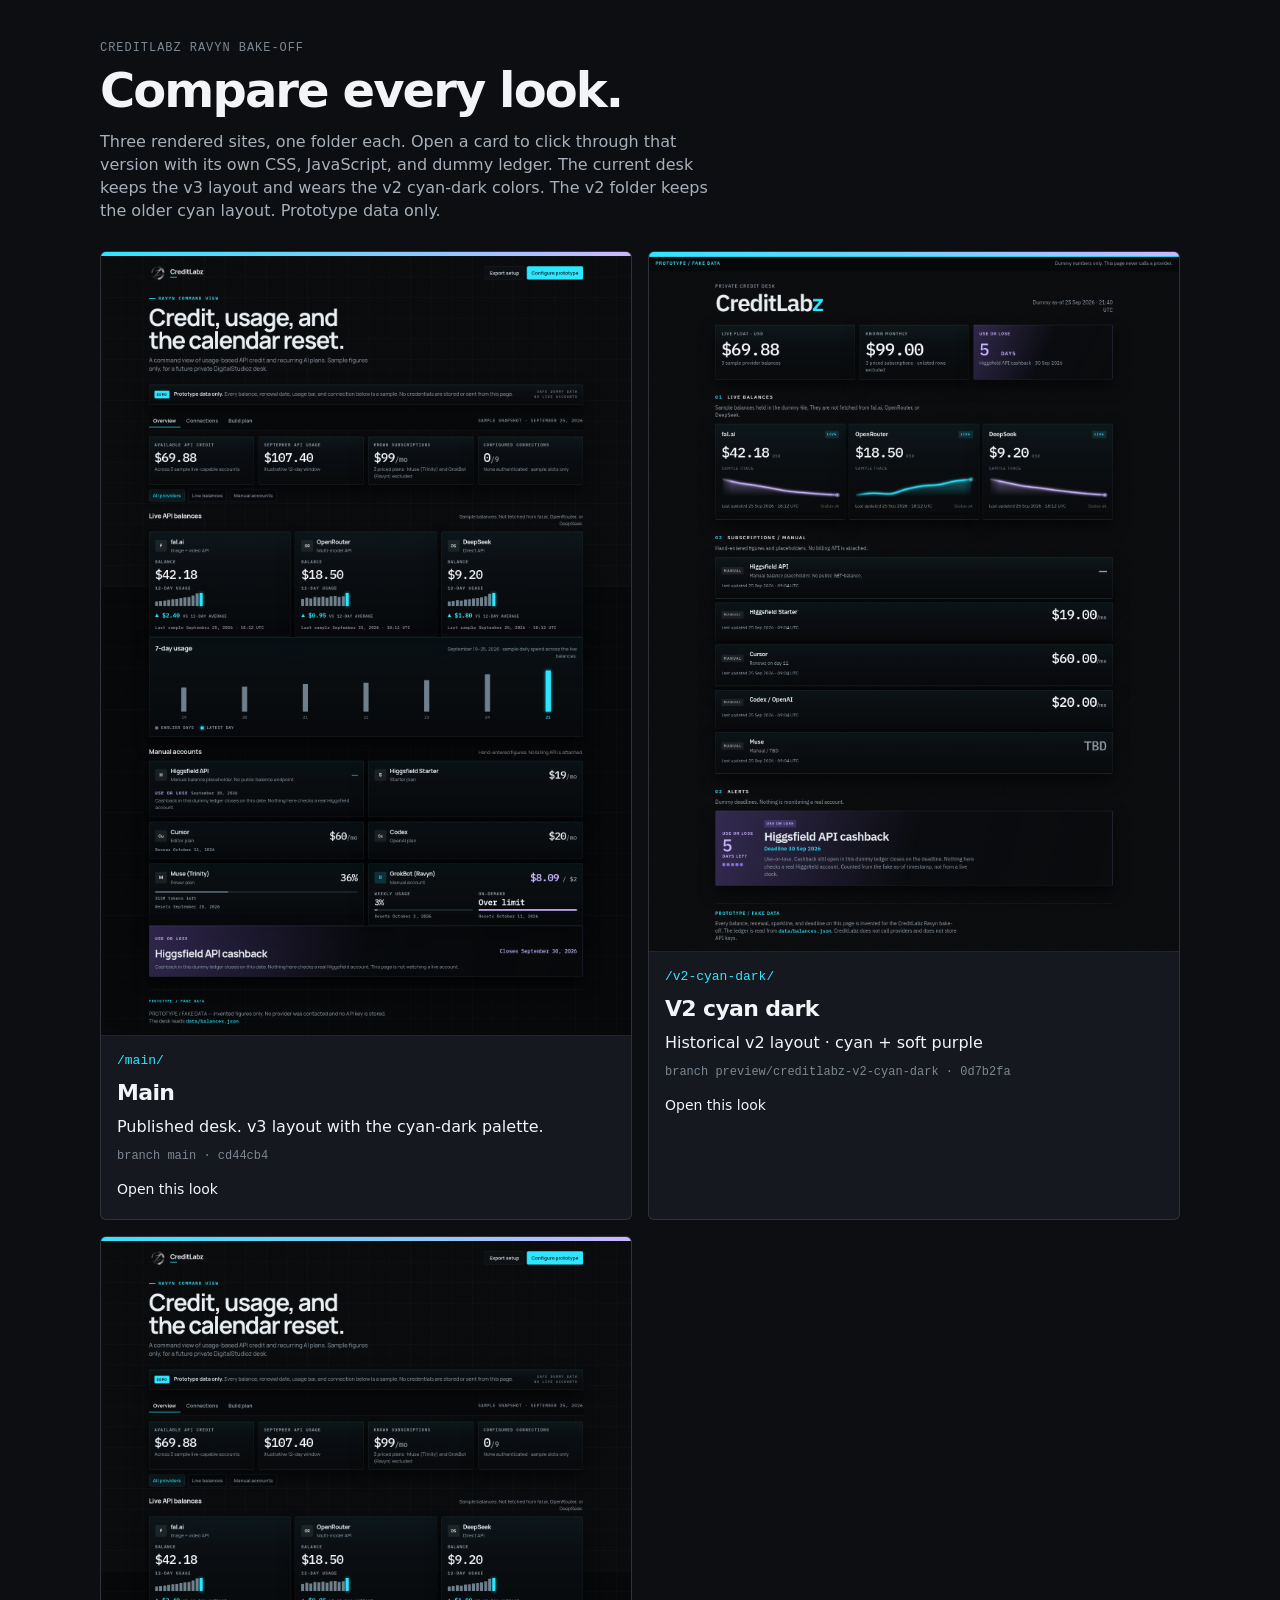
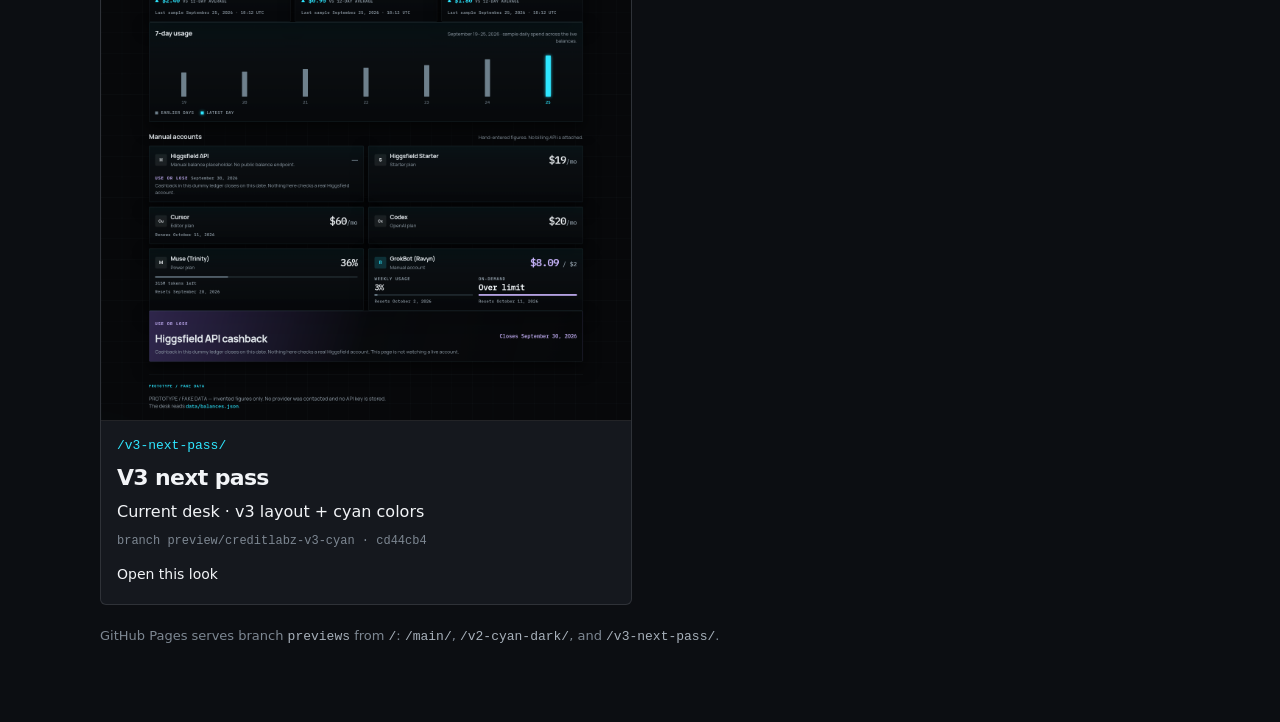
<file: index.html>
<!DOCTYPE html>
<html lang="en">
<head>
  <meta charset="utf-8" />
  <meta name="viewport" content="width=device-width, initial-scale=1" />
  <meta name="robots" content="noindex, nofollow" />
  <meta name="description" content="Compare every CreditLabz Ravyn look as a rendered site." />
  <meta name="theme-color" content="#07080a" />
  <title>CreditLabz Ravyn — compare looks</title>
  <style>
    :root {
      color-scheme: dark;
      --bg: #0c0e12;
      --card: #15181e;
      --ink: #f2f4f7;
      --muted: #a7b0ba;
      --faint: #7d8792;
      --line: rgba(232, 236, 242, 0.12);
      --sans: "Segoe UI", system-ui, sans-serif;
      --mono: ui-monospace, "SFMono-Regular", Menlo, Consolas, monospace;
    }

    * { box-sizing: border-box; }

    body {
      margin: 0;
      min-height: 100vh;
      background:
        radial-gradient(900px 420px at 100% -10%, rgba(46, 230, 255, 0.08), transparent 55%),
        var(--bg);
      color: var(--ink);
      font-family: var(--sans);
      font-size: 16px;
      line-height: 1.45;
    }

    a { color: inherit; }

    .wrap {
      width: min(1080px, calc(100% - 32px));
      margin: 0 auto;
      padding: 40px 0 64px;
    }

    .skip {
      position: absolute;
      left: 12px;
      top: -48px;
      z-index: 5;
      padding: 8px 10px;
      background: #2ee6ff;
      color: #041014;
      text-decoration: none;
    }

    .skip:focus { top: 8px; }

    header h1 {
      margin: 8px 0 0;
      font-size: clamp(32px, 5vw, 48px);
      font-weight: 650;
      letter-spacing: -0.04em;
      line-height: 1.05;
    }

    .kicker {
      margin: 0;
      color: var(--faint);
      font-family: var(--mono);
      font-size: 12px;
      letter-spacing: 0.08em;
      text-transform: uppercase;
    }

    .lede {
      max-width: 62ch;
      margin: 14px 0 0;
      color: var(--muted);
    }

    .grid {
      display: grid;
      grid-template-columns: repeat(2, minmax(0, 1fr));
      gap: 16px;
      margin-top: 28px;
    }

    .card {
      display: flex;
      flex-direction: column;
      min-height: 100%;
      overflow: hidden;
      border: 1px solid var(--line);
      border-radius: 6px;
      background: var(--card);
      text-decoration: none;
      --accent: #2ee6ff;
      --accent-2: var(--accent);
    }

    .card:hover { border-color: rgba(242, 244, 247, 0.28); }
    .card:focus-visible {
      outline: 2px solid var(--accent);
      outline-offset: 3px;
    }

    .rail {
      height: 4px;
      background: linear-gradient(90deg, var(--accent), var(--accent-2));
    }

    .shot {
      position: relative;
      aspect-ratio: 16 / 10;
      background: #07080a;
      border-bottom: 1px solid var(--line);
    }

    .shot img {
      display: block;
      width: 100%;
      height: 100%;
      object-fit: cover;
      object-position: top center;
    }

    .meta { padding: 16px 16px 18px; }

    .path {
      margin: 0;
      color: var(--accent);
      font-family: var(--mono);
      font-size: 13px;
    }

    .meta h2 {
      margin: 6px 0 0;
      font-size: 22px;
      letter-spacing: -0.03em;
    }

    .label {
      margin: 6px 0 0;
      color: var(--ink);
    }

    .src {
      margin: 10px 0 0;
      color: var(--faint);
      font-family: var(--mono);
      font-size: 12px;
    }

    .open {
      display: inline-block;
      margin-top: 14px;
      color: var(--ink);
      font-size: 14px;
    }

    .card:hover .open { text-decoration: underline; }

    footer {
      margin-top: 22px;
      color: var(--faint);
      font-size: 13px;
    }

    footer code {
      font-family: var(--mono);
      color: var(--muted);
    }

    @media (max-width: 760px) {
      .grid { grid-template-columns: 1fr; }
      .wrap { padding-top: 28px; }
    }
  </style>
</head>
<body>
  <a class="skip" href="#looks">Skip to looks</a>
  <div class="wrap">
    <header>
      <p class="kicker">CreditLabz Ravyn bake-off</p>
      <h1>Compare every look.</h1>
      <p class="lede">Three rendered sites, one folder each. Open a card to click through that version with its own CSS, JavaScript, and dummy ledger. The current desk keeps the v3 layout and wears the v2 cyan-dark colors. The v2 folder keeps the older cyan layout. Prototype data only.</p>
    </header>

    <main id="looks" class="grid">
      <a class="card" href="main/" style="--accent:#2ee6ff; --accent-2:#cbb6ff">
        <div class="rail"></div>
        <div class="shot">
          <img src="main/assets/screenshot.png" alt="Near-black CreditLabz desk with cyan lead accents, violet urgency, and the gray umbrella Z." />
        </div>
        <div class="meta">
          <p class="path">/main/</p>
          <h2>Main</h2>
          <p class="label">Published desk. v3 layout with the cyan-dark palette.</p>
          <p class="src">branch main · cd44cb4</p>
          <span class="open">Open this look</span>
        </div>
      </a>

      <a class="card" href="v2-cyan-dark/" style="--accent:#2ee6ff; --accent-2:#cbb6ff">
        <div class="rail"></div>
        <div class="shot">
          <img src="v2-cyan-dark/assets/screenshot.png" alt="Near-black CreditLabz ledger with cyan type and soft purple sparklines." />
        </div>
        <div class="meta">
          <p class="path">/v2-cyan-dark/</p>
          <h2>V2 cyan dark</h2>
          <p class="label">Historical v2 layout · cyan + soft purple</p>
          <p class="src">branch preview/creditlabz-v2-cyan-dark · 0d7b2fa</p>
          <span class="open">Open this look</span>
        </div>
      </a>

      <a class="card" href="v3-next-pass/" style="--accent:#2ee6ff; --accent-2:#cbb6ff">
        <div class="rail"></div>
        <div class="shot">
          <img src="v3-next-pass/assets/screenshot.png" alt="v3 CreditLabz desk on a near-black field, with cyan usage bars and violet flags." />
        </div>
        <div class="meta">
          <p class="path">/v3-next-pass/</p>
          <h2>V3 next pass</h2>
          <p class="label">Current desk · v3 layout + cyan colors</p>
          <p class="src">branch preview/creditlabz-v3-cyan · cd44cb4</p>
          <span class="open">Open this look</span>
        </div>
      </a>
    </main>

    <footer>
      <p>GitHub Pages serves branch <code>previews</code> from <code>/</code>: <code>/main/</code>, <code>/v2-cyan-dark/</code>, and <code>/v3-next-pass/</code>.</p>
    </footer>
  </div>
</body>
</html>
</file>
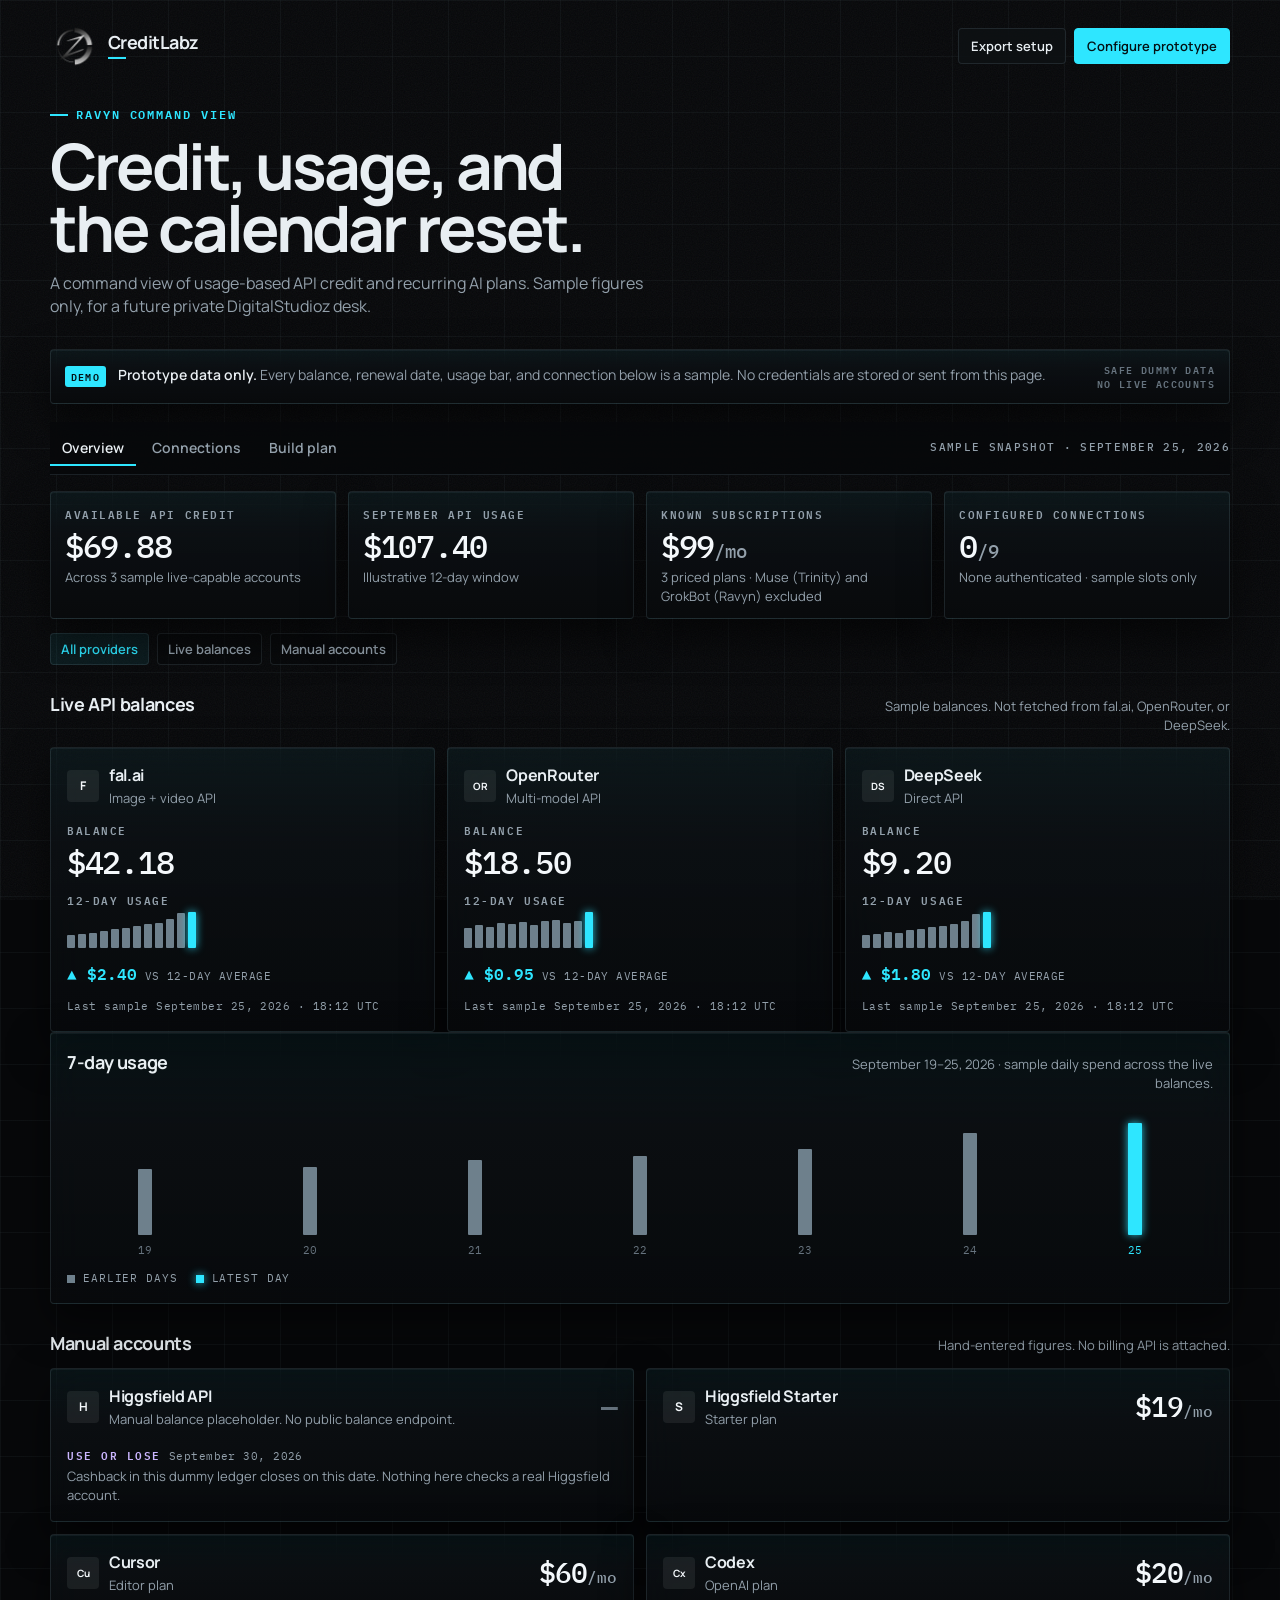
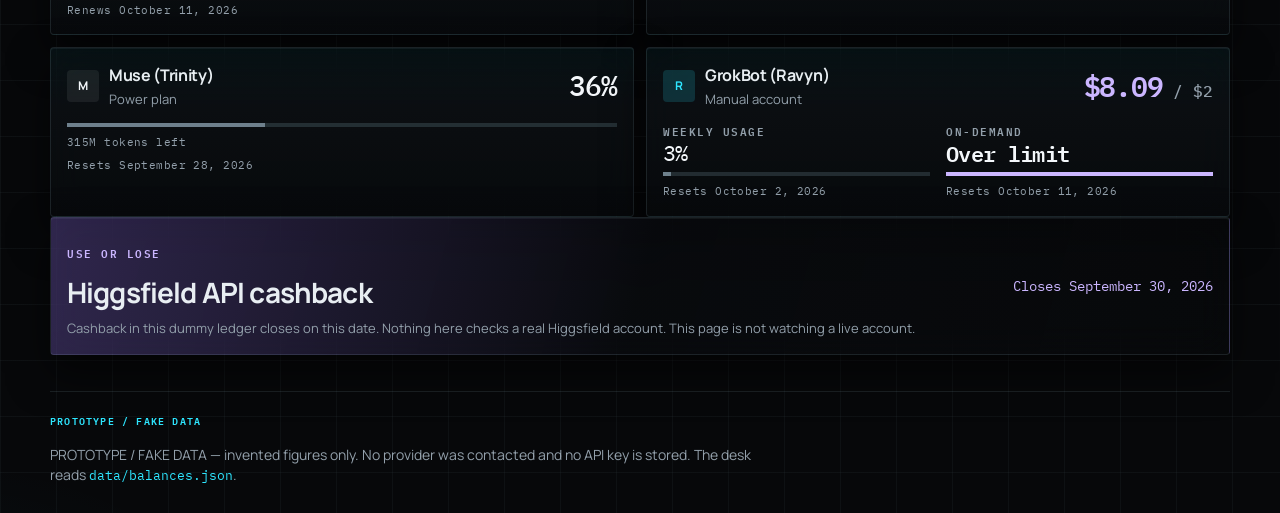
<file: main/index.html>
<!DOCTYPE html>
<html lang="en">
<head>
  <meta charset="utf-8" />
  <meta name="viewport" content="width=device-width, initial-scale=1" />
  <meta name="robots" content="noindex, nofollow" />
  <meta name="description" content="CreditLabz prototype. Fake API balances only. No provider calls and no API keys." />
  <meta name="theme-color" content="#07080a" />
  <meta property="og:title" content="CreditLabz — prototype (fake data)" />
  <meta property="og:description" content="Ravyn bake-off desk with invented balances, usage bars, and calendar reset dates." />
  <title>CreditLabz — prototype (fake data)</title>
  <link rel="icon" href="assets/logo.png" type="image/png" />
  <link rel="preconnect" href="https://fonts.googleapis.com" />
  <link rel="preconnect" href="https://fonts.gstatic.com" crossorigin />
  <link href="https://fonts.googleapis.com/css2?family=IBM+Plex+Mono:wght@500;600&family=Manrope:wght@400;500;600;700;800&display=swap" rel="stylesheet" />
  <link rel="stylesheet" href="css/styles.css" />
</head>
<body>
  <a class="skip" href="#main">Skip to desk</a>
  <div class="page">
    <header class="topbar">
      <a class="brand" href="#overview">
        <img class="logo" src="assets/logo.png" width="48" height="48" alt="" />
        <span class="brand-lockup">
          <span class="brand-name">CreditLabz</span>
          <span class="brand-tick" aria-hidden="true"></span>
        </span>
      </a>
      <div class="top-actions">
        <button type="button" class="btn" id="export-btn">Export setup</button>
        <button type="button" class="btn btn-lead" id="configure-btn">Configure prototype</button>
      </div>
    </header>

    <main id="main">
      <section class="hero">
        <p class="kicker"><span class="kicker-rule" aria-hidden="true"></span>Ravyn command view</p>
        <h1>Credit, usage, and<br />the calendar reset.</h1>
        <p class="lede">A command view of usage-based API credit and recurring AI plans. Sample figures only, for a future private DigitalStudioz desk.</p>
      </section>

      <p class="demo" role="status">
        <span class="demo-main">
          <span class="stamp">Demo</span>
          <span class="demo-copy"><strong>Prototype data only.</strong> Every balance, renewal date, usage bar, and connection below is a sample. No credentials are stored or sent from this page.</span>
        </span>
        <span class="demo-side">
          <span>Safe dummy data</span>
          <span>No live accounts</span>
        </span>
      </p>

      <div class="tabbar">
        <div class="tablist" role="tablist" aria-label="Desk sections">
          <button type="button" class="tab" id="tab-overview" role="tab" aria-selected="true" aria-controls="panel-overview" data-tab="overview" tabindex="0">Overview</button>
          <button type="button" class="tab" id="tab-connections" role="tab" aria-selected="false" aria-controls="panel-connections" data-tab="connections" tabindex="-1">Connections</button>
          <button type="button" class="tab" id="tab-build" role="tab" aria-selected="false" aria-controls="panel-build" data-tab="build" tabindex="-1">Build plan</button>
        </div>
        <p class="snapshot" id="snapshot">Sample snapshot</p>
      </div>

      <div class="panel" id="panel-overview" role="tabpanel" aria-labelledby="tab-overview" data-filter="all">
        <section class="metrics" id="metrics" aria-label="Summary">
          <p class="loading">Loading dummy ledger…</p>
        </section>

        <div class="filters" id="filters" role="group" aria-label="Filter accounts">
          <button type="button" class="filter" data-filter="all" aria-pressed="true">All providers</button>
          <button type="button" class="filter" data-filter="live" aria-pressed="false">Live balances</button>
          <button type="button" class="filter" data-filter="manual" aria-pressed="false">Manual accounts</button>
        </div>

        <section class="block is-live-block" id="live-section" aria-labelledby="live-heading">
          <div class="section-head">
            <h2 id="live-heading">Live API balances</h2>
            <p>Sample balances. Not fetched from fal.ai, OpenRouter, or DeepSeek.</p>
          </div>
          <div class="live-grid" id="live-grid"></div>
        </section>

        <section class="block is-live-block" id="week-section" aria-labelledby="week-heading">
          <div class="card week-card">
            <div class="section-head tight">
              <h2 id="week-heading">7-day usage</h2>
              <p id="week-range">Sample daily spend across the live balances.</p>
            </div>
            <div class="week" id="week-chart"></div>
            <p class="legend" id="week-legend">
              <span class="swatch" aria-hidden="true"></span> Earlier days
              <span class="swatch is-latest" aria-hidden="true"></span> Latest day
            </p>
          </div>
        </section>

        <section class="block is-manual-block" id="manual-section" aria-labelledby="manual-heading">
          <div class="section-head">
            <h2 id="manual-heading">Manual accounts</h2>
            <p>Hand-entered figures. No billing API is attached.</p>
          </div>
          <div class="manual-grid" id="manual-grid"></div>
        </section>

        <section class="block is-manual-block" id="alert-section" aria-labelledby="alert-heading">
          <h2 class="sr" id="alert-heading">Alerts</h2>
          <div id="alert-list"></div>
        </section>
      </div>

      <div class="panel" id="panel-connections" role="tabpanel" aria-labelledby="tab-connections" hidden>
        <div class="section-head">
          <h2>Connections</h2>
          <p id="conn-count">Sample slots. None are authenticated.</p>
        </div>
        <div class="stack" id="conn-list"></div>
        <div class="section-head">
          <h2>Access model</h2>
          <p>How a later private desk would reach each account.</p>
        </div>
        <div class="model-grid" id="access-model"></div>
      </div>

      <div class="panel" id="panel-build" role="tabpanel" aria-labelledby="tab-build" hidden>
        <div class="section-head">
          <h2>Build plan</h2>
          <p>What this prototype is holding the place for.</p>
        </div>
        <div id="build-list"></div>
      </div>
    </main>

    <footer class="colophon">
      <p class="stamp stamp-quiet">Prototype / fake data</p>
      <p id="footer-note">Every balance, renewal date, usage bar, and connection on this page is invented for the CreditLabz Ravyn bake-off. The desk reads <code>data/balances.json</code>. CreditLabz does not call providers and does not store API keys.</p>
    </footer>
  </div>

  <dialog id="config-dialog" aria-labelledby="config-title"></dialog>
  <noscript>
    <p class="demo">JavaScript is required to paint the dummy ledger from data/balances.json.</p>
  </noscript>
  <script src="js/app.js" defer></script>
</body>
</html>
</file>
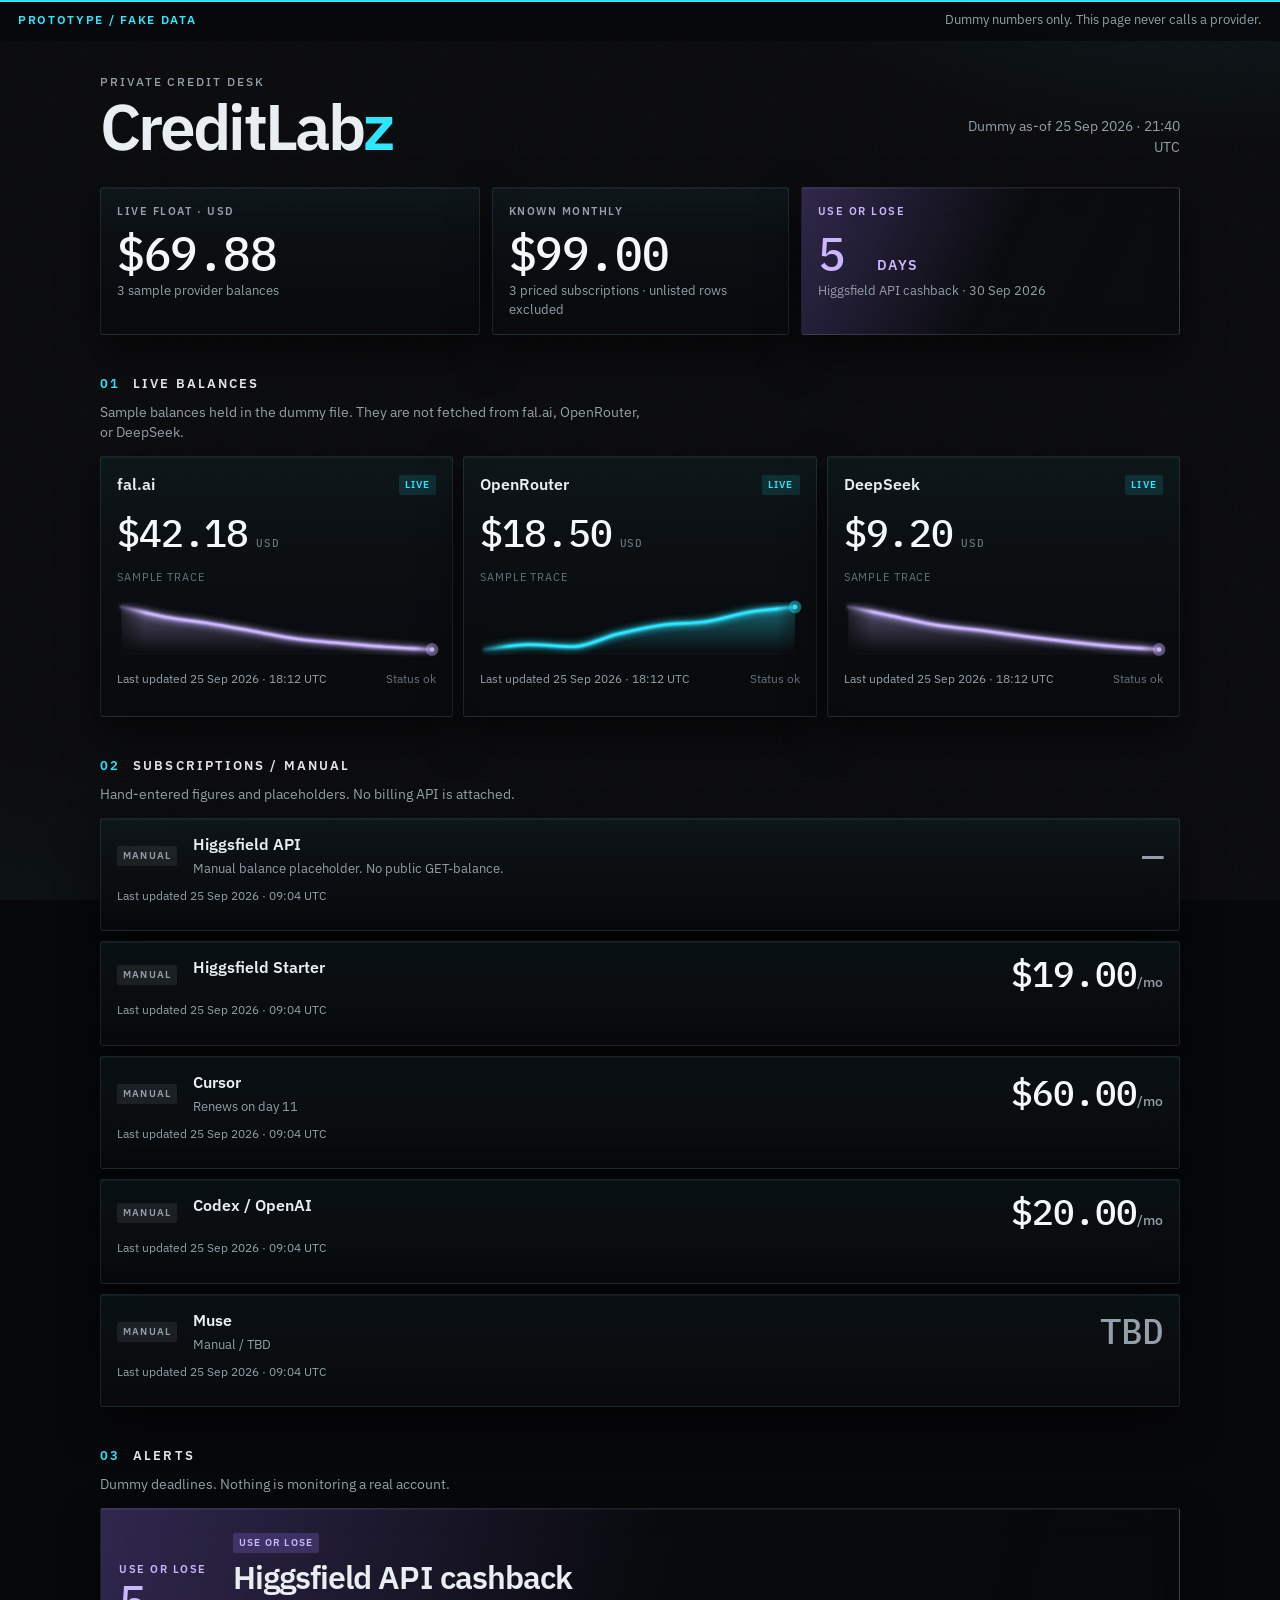
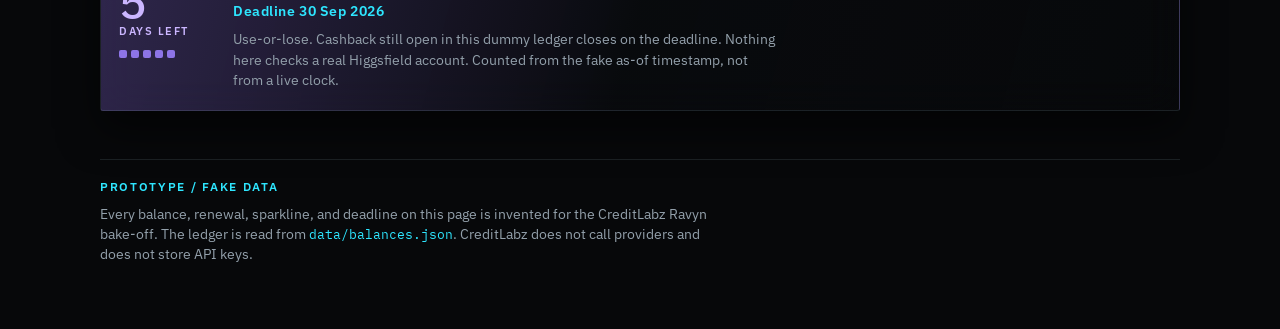
<file: v2-cyan-dark/index.html>
<!DOCTYPE html>
<html lang="en">
<head>
  <meta charset="utf-8" />
  <meta name="viewport" content="width=device-width, initial-scale=1" />
  <meta name="robots" content="noindex, nofollow" />
  <meta name="description" content="CreditLabz prototype. Fake API balances only. No provider calls and no API keys." />
  <meta name="theme-color" content="#07080a" />
  <meta property="og:title" content="CreditLabz — prototype (fake data)" />
  <meta property="og:description" content="Ravyn bake-off ledger with invented balances. Not connected to any provider." />
  <title>CreditLabz — prototype (fake data)</title>
  <link rel="icon" href="favicon.svg" type="image/svg+xml" />
  <link rel="preconnect" href="https://fonts.googleapis.com" />
  <link rel="preconnect" href="https://fonts.gstatic.com" crossorigin />
  <link href="https://fonts.googleapis.com/css2?family=IBM+Plex+Mono:wght@500;600&family=IBM+Plex+Sans:wght@400;500;600&display=swap" rel="stylesheet" />
  <link rel="stylesheet" href="css/styles.css" />
</head>
<body>
  <div class="atmosphere" aria-hidden="true"></div>
  <a class="skip" href="#main">Skip to ledger</a>
  <p class="banner" role="status">
    <span class="stamp">Prototype / fake data</span>
    <span class="banner-note">Dummy numbers only. This page never calls a provider.</span>
  </p>
  <div class="page">
    <header class="mast">
      <div class="mast-title">
        <p class="kicker">Private credit desk</p>
        <h1>CreditLab<span class="mark">z</span></h1>
      </div>
      <p class="asof" id="asof">Dummy timestamp loading…</p>
    </header>

    <main id="main">
      <section class="summary" id="summary" aria-label="Ledger summary">
        <p class="loading">Loading dummy ledger…</p>
      </section>

      <section class="section" id="live" aria-labelledby="live-heading">
        <div class="section-head">
          <h2 id="live-heading"><span>01</span> Live balances</h2>
          <p>Sample balances held in the dummy file. They are not fetched from fal.ai, OpenRouter, or DeepSeek.</p>
        </div>
        <div class="live-grid" id="live-grid"></div>
      </section>

      <section class="section" id="manual" aria-labelledby="manual-heading">
        <div class="section-head">
          <h2 id="manual-heading"><span>02</span> Subscriptions / manual</h2>
          <p>Hand-entered figures and placeholders. No billing API is attached.</p>
        </div>
        <div class="stack" id="manual-list"></div>
      </section>

      <section class="section" id="alerts" aria-labelledby="alerts-heading">
        <div class="section-head">
          <h2 id="alerts-heading"><span>03</span> Alerts</h2>
          <p>Dummy deadlines. Nothing is monitoring a real account.</p>
        </div>
        <div class="stack" id="alert-list"></div>
      </section>
    </main>

    <footer class="colophon">
      <p class="stamp">Prototype / fake data</p>
      <p>Every balance, renewal, sparkline, and deadline on this page is invented for the CreditLabz Ravyn bake-off. The ledger is read from <code>data/balances.json</code>. CreditLabz does not call providers and does not store API keys.</p>
    </footer>
  </div>
  <noscript>
    <p class="banner">JavaScript is required to paint the dummy ledger from data/balances.json.</p>
  </noscript>
  <script src="js/app.js" defer></script>
</body>
</html>
</file>
<file: main/css/styles.css>
:root {
  --bg: #07080a;
  --ink: #e8eef2;
  --muted: #93a0ab;
  --faint: #66737e;
  --figure: #f4f8fb;
  --cyan: #2ee6ff;
  --cyan-ink: #041014;
  --violet: #cbb6ff;
  --violet-deep: #8d74e6;
  --glass: rgba(14, 18, 22, 0.72);
  --edge: rgba(168, 214, 228, 0.12);
  --line: var(--edge);
  --shadow: 0 18px 40px rgba(0, 0, 0, 0.55);
  --card-2: rgba(46, 230, 255, 0.08);
  --bar: #6e808c;
  --grokbot: var(--cyan);
  --radius: 4px;
  --sans: "Manrope", "Segoe UI", sans-serif;
  --mono: "IBM Plex Mono", ui-monospace, "SFMono-Regular", Menlo, Consolas, monospace;
  color-scheme: dark;
}

* { box-sizing: border-box; }

html {
  scroll-behavior: smooth;
  background: var(--bg);
}

body {
  margin: 0;
  min-height: 100vh;
  background-color: var(--bg);
  background-image:
    linear-gradient(rgba(168, 214, 228, 0.045) 1px, transparent 1px),
    linear-gradient(90deg, rgba(168, 214, 228, 0.045) 1px, transparent 1px),
    radial-gradient(880px 460px at 96% -14%, rgba(46, 230, 255, 0.11), transparent 58%),
    radial-gradient(640px 420px at -6% 108%, rgba(46, 230, 255, 0.045), transparent 54%);
  background-size: 56px 56px, 56px 56px, auto, auto;
  color: var(--ink);
  font-family: var(--sans);
  font-size: 16px;
  line-height: 1.45;
}

body::before {
  content: "";
  position: fixed;
  inset: 0;
  z-index: 0;
  pointer-events: none;
  opacity: 0.1;
  background-image: url("data:image/svg+xml;utf8,<svg xmlns='http://www.w3.org/2000/svg' width='180' height='180'><filter id='n'><feTurbulence type='fractalNoise' baseFrequency='0.85' numOctaves='2' stitchTiles='stitch'/></filter><rect width='100%' height='100%' filter='url(%23n)' opacity='0.55'/></svg>");
}

::selection {
  background: var(--cyan);
  color: var(--cyan-ink);
}

a { color: inherit; }

.page {
  position: relative;
  z-index: 1;
  width: min(1180px, calc(100% - 40px));
  margin: 0 auto;
  padding-bottom: 28px;
}

.skip {
  position: absolute;
  left: 12px;
  top: -48px;
  z-index: 50;
  padding: 8px 10px;
  border-radius: var(--radius);
  background: var(--cyan);
  color: var(--cyan-ink);
  text-decoration: none;
}

.skip:focus { top: 8px; }

.topbar {
  display: flex;
  justify-content: space-between;
  align-items: center;
  gap: 16px 24px;
  padding: 22px 0 8px;
}

.brand {
  display: flex;
  align-items: center;
  gap: 10px;
  color: inherit;
  text-decoration: none;
}

.logo {
  display: block;
  width: 48px;
  height: 48px;
}

.brand-name {
  display: block;
  font-weight: 700;
  font-size: 18px;
  letter-spacing: -0.03em;
  line-height: 1;
}

.brand-tick {
  display: block;
  width: 18px;
  height: 2px;
  margin-top: 6px;
  background: var(--cyan);
}

.top-actions {
  display: flex;
  flex-wrap: wrap;
  gap: 8px;
}

.btn,
.filter,
.tab,
.pick,
.btn-text {
  font: inherit;
  cursor: pointer;
}

.btn {
  border-radius: var(--radius);
  border: 1px solid var(--edge);
  background: var(--glass);
  color: var(--ink);
  font-weight: 600;
  font-size: 13px;
  padding: 8px 12px;
  backdrop-filter: blur(12px);
  -webkit-backdrop-filter: blur(12px);
}

.btn:hover { background: var(--card-2); }

.btn-lead {
  background: var(--cyan);
  border-color: var(--cyan);
  color: var(--cyan-ink);
}

.btn-lead:hover { background: #7af3ff; }

.hero { padding: 28px 0 8px; }

.kicker {
  display: flex;
  align-items: center;
  gap: 8px;
  margin: 0 0 12px;
  color: var(--cyan);
  font-family: var(--mono);
  font-size: 12px;
  font-weight: 600;
  letter-spacing: 0.16em;
  text-transform: uppercase;
}

.kicker-rule {
  width: 18px;
  height: 2px;
  background: var(--cyan);
}

h1 {
  margin: 0;
  max-width: 16ch;
  font-weight: 700;
  font-size: clamp(40px, 5.4vw, 64px);
  line-height: 0.96;
  letter-spacing: -0.045em;
}

.lede {
  max-width: 62ch;
  margin: 14px 0 0;
  color: var(--muted);
  font-size: 16px;
}

.demo {
  display: flex;
  justify-content: space-between;
  align-items: center;
  gap: 16px 28px;
  margin: 22px 0 0;
  padding: 12px 14px;
  background:
    linear-gradient(180deg, rgba(46, 230, 255, 0.05), rgba(12, 16, 20, 0.82) 34%, rgba(8, 10, 12, 0.9));
  border: 1px solid var(--edge);
  border-radius: var(--radius);
  box-shadow:
    inset 0 1px 0 rgba(190, 230, 242, 0.06),
    var(--shadow);
  backdrop-filter: blur(18px) saturate(1.15);
  -webkit-backdrop-filter: blur(18px) saturate(1.15);
}

.demo-main {
  display: flex;
  align-items: flex-start;
  gap: 12px;
}

.stamp {
  flex: none;
  margin-top: 1px;
  padding: 4px 6px;
  border-radius: 3px;
  background: var(--cyan);
  color: var(--cyan-ink);
  font-family: var(--mono);
  font-size: 10px;
  font-weight: 600;
  letter-spacing: 0.12em;
  line-height: 1.3;
  text-transform: uppercase;
}

.stamp-quiet {
  display: inline-block;
  background: transparent;
  color: var(--cyan);
  padding: 0;
}

.demo-copy {
  color: var(--muted);
  font-size: 14px;
}

.demo-copy strong {
  color: var(--ink);
  font-weight: 600;
}

.demo-side {
  display: flex;
  flex-direction: column;
  align-items: flex-end;
  color: var(--faint);
  font-family: var(--mono);
  font-size: 10px;
  font-weight: 600;
  letter-spacing: 0.14em;
  text-transform: uppercase;
  white-space: nowrap;
}

.tabbar {
  position: sticky;
  top: 0;
  z-index: 20;
  display: flex;
  justify-content: space-between;
  align-items: center;
  gap: 12px 20px;
  margin-top: 18px;
  padding: 8px 0;
  background: rgba(7, 8, 10, 0.9);
  border-bottom: 1px solid var(--edge);
  backdrop-filter: blur(16px);
  -webkit-backdrop-filter: blur(16px);
}

.tablist {
  display: flex;
  gap: 4px;
}

.tab {
  border: 0;
  border-bottom: 2px solid transparent;
  border-radius: var(--radius) var(--radius) 0 0;
  background: transparent;
  color: var(--muted);
  font-weight: 600;
  font-size: 14px;
  padding: 8px 12px 6px;
}

.tab[aria-selected="true"] {
  color: var(--ink);
  border-bottom-color: var(--cyan);
}

.tab:hover { color: var(--ink); }

.snapshot {
  margin: 0;
  color: var(--faint);
  font-family: var(--mono);
  font-size: 11px;
  font-weight: 500;
  letter-spacing: 0.12em;
  text-transform: uppercase;
}

.panel { padding-top: 16px; }

.metrics {
  display: grid;
  grid-template-columns: repeat(4, minmax(0, 1fr));
  gap: 12px;
}

.metric,
.card,
.conn,
.model {
  background:
    linear-gradient(180deg, rgba(46, 230, 255, 0.05), rgba(12, 16, 20, 0.82) 34%, rgba(8, 10, 12, 0.9));
  border: 1px solid var(--edge);
  border-radius: var(--radius);
  box-shadow:
    inset 0 1px 0 rgba(190, 230, 242, 0.06),
    var(--shadow);
  backdrop-filter: blur(18px) saturate(1.15);
  -webkit-backdrop-filter: blur(18px) saturate(1.15);
}

.metric { padding: 14px 14px 12px; }

.eyebrow {
  margin: 0;
  color: var(--muted);
  font-family: var(--mono);
  font-size: 11px;
  font-weight: 600;
  letter-spacing: 0.14em;
  text-transform: uppercase;
}

.figure {
  margin: 8px 0 0;
  color: var(--figure);
  font-family: var(--mono);
  font-weight: 500;
  font-size: clamp(26px, 2.5vw, 34px);
  letter-spacing: -0.04em;
  line-height: 1;
  font-variant-numeric: tabular-nums;
}

.figure .of,
.figure .per,
.account-figure .per {
  color: var(--muted);
  font-size: 0.58em;
  letter-spacing: 0;
}

.meta,
.blurb,
.model p,
.plan p,
.alert-copy,
.detail-note,
.dialog-note {
  margin: 6px 0 0;
  color: var(--muted);
  font-size: 13px;
}

.filters {
  display: flex;
  flex-wrap: wrap;
  gap: 8px;
  margin-top: 14px;
}

.filter {
  border: 1px solid var(--edge);
  border-radius: var(--radius);
  background: rgba(8, 10, 12, 0.55);
  color: var(--muted);
  font-weight: 600;
  font-size: 13px;
  padding: 6px 10px;
}

.filter[aria-pressed="true"] {
  background: var(--card-2);
  color: var(--cyan);
}

.section-head {
  display: flex;
  justify-content: space-between;
  align-items: baseline;
  gap: 12px 24px;
  margin: 26px 0 12px;
}

.section-head.tight { margin: 0; }

.section-head h2,
.model h3,
.plan h3,
.alert h3,
.account h3,
.conn h3,
.live-card h3 {
  margin: 0;
  font-size: 18px;
  font-weight: 700;
  letter-spacing: -0.02em;
}

.account h3,
.conn h3,
.live-card h3 { font-size: 16px; }

.section-head p {
  margin: 0;
  max-width: 46ch;
  color: var(--muted);
  font-size: 13px;
  text-align: right;
}

.live-grid,
.manual-grid,
.model-grid {
  display: grid;
  gap: 12px;
}

.live-grid { grid-template-columns: repeat(3, minmax(0, 1fr)); }

.manual-grid,
.model-grid { grid-template-columns: repeat(2, minmax(0, 1fr)); }

.model-grid { grid-template-columns: repeat(3, minmax(0, 1fr)); }

.live-card,
.account,
.model,
.week-card { padding: 16px; }

.live-card {
  display: flex;
  flex-direction: column;
  gap: 14px;
}

.account-top {
  display: grid;
  grid-template-columns: auto minmax(0, 1fr) auto;
  gap: 10px;
  align-items: center;
}

.mark {
  display: inline-grid;
  place-items: center;
  width: 32px;
  height: 32px;
  border-radius: var(--radius);
  background: rgba(232, 238, 242, 0.08);
  color: var(--figure);
  font-weight: 700;
  font-size: 12px;
  letter-spacing: -0.03em;
  line-height: 1;
}

.mark-wide {
  font-size: 10px;
  letter-spacing: 0;
}

.is-grokbot .mark {
  background: rgba(46, 230, 255, 0.16);
  color: var(--cyan);
}

.blurb { margin: 2px 0 0; }

.bars {
  display: flex;
  align-items: flex-end;
  gap: 3px;
  height: 40px;
}

.bar,
.week-bar {
  display: block;
  width: 8px;
  border-radius: 1px;
  background: var(--bar);
}

.bar.is-latest,
.week-bar.is-latest,
.swatch.is-latest {
  background: var(--cyan);
  box-shadow: 0 0 8px rgba(46, 230, 255, 0.85);
}

.delta {
  display: flex;
  align-items: baseline;
  gap: 8px;
  margin: 0;
}

.delta-val,
.over {
  font-family: var(--mono);
  font-weight: 600;
}

.delta-val { color: var(--cyan); }

.over { color: var(--violet); }

.delta-note,
.card-foot,
.meta-line,
.conn-date,
.conn-state,
.legend,
.snapshot {
  color: var(--muted);
}

.delta-note,
.card-foot,
.meta-line,
.conn-date,
.conn-state {
  margin: 0;
  font-family: var(--mono);
  font-size: 11px;
  letter-spacing: 0.04em;
}

.delta-note { text-transform: uppercase; }

.week { 
  display: grid;
  grid-template-columns: repeat(7, minmax(0, 1fr));
  gap: 8px;
  align-items: end;
  height: 148px;
  margin-top: 18px;
}

.week-col {
  display: flex;
  flex-direction: column;
  align-items: center;
  justify-content: flex-end;
  gap: 8px;
  height: 100%;
}

.week-bar { width: 14px; }

.week-label {
  color: var(--faint);
  font-family: var(--mono);
  font-size: 11px;
}

.week-col.is-latest .week-label { color: var(--cyan); }

.legend {
  display: flex;
  align-items: center;
  gap: 8px;
  margin: 12px 0 0;
  font-family: var(--mono);
  font-size: 11px;
  letter-spacing: 0.08em;
  text-transform: uppercase;
}

.swatch {
  width: 8px;
  height: 8px;
  background: var(--bar);
}

.legend .swatch.is-latest { margin-left: 10px; }

.account-figure {
  margin: 0;
  color: var(--figure);
  font-family: var(--mono);
  font-weight: 500;
  font-size: 28px;
  letter-spacing: -0.04em;
  line-height: 1;
  font-variant-numeric: tabular-nums;
  text-align: right;
}

.dim { color: var(--faint); }

.flag-line {
  display: flex;
  flex-wrap: wrap;
  gap: 8px;
  align-items: baseline;
  margin: 12px 0 0;
}

.flag-label {
  color: var(--violet);
  font-family: var(--mono);
  font-size: 11px;
  font-weight: 600;
  letter-spacing: 0.14em;
  text-transform: uppercase;
}

.split-stats {
  display: grid;
  grid-template-columns: 1fr 1fr;
  gap: 16px;
  margin-top: 14px;
}

.stat {
  margin: 4px 0 8px;
  color: var(--figure);
  font-family: var(--mono);
  font-size: 22px;
  letter-spacing: -0.03em;
  line-height: 1;
}

.account > .meter { margin-top: 14px; }

.meter {
  height: 4px;
  background: rgba(168, 214, 228, 0.16);
  overflow: hidden;
}

.meter > span {
  display: block;
  height: 100%;
  background: var(--bar);
}

.meter-over > span {
  background: var(--violet);
  box-shadow: 0 0 8px rgba(203, 182, 255, 0.75);
}

.meta-line { margin-top: 8px; }

.alert {
  display: flex;
  justify-content: space-between;
  gap: 16px;
  align-items: center;
  padding: 16px;
  background:
    linear-gradient(105deg, rgba(157, 122, 255, 0.28), rgba(10, 12, 16, 0.62) 50%, rgba(8, 10, 12, 0.45));
}

.alert h3 {
  margin-top: 6px;
  font-size: clamp(22px, 3vw, 28px);
  letter-spacing: -0.03em;
}

.alert-date {
  margin: 0;
  color: var(--violet);
  font-family: var(--mono);
  font-size: 14px;
  text-align: right;
}

.stack { display: grid; gap: 8px; }

.conn {
  display: grid;
  grid-template-columns: auto minmax(0, 1.4fr) minmax(0, 1fr) auto auto;
  gap: 6px 14px;
  align-items: center;
  padding: 12px 14px;
}

.conn .blurb { margin: 2px 0 0; }

.conn-date p,
.conn-state { margin: 0; }

.btn-text {
  border: 0;
  background: transparent;
  color: var(--muted);
  font-family: var(--mono);
  font-size: 11px;
  font-weight: 600;
  letter-spacing: 0.12em;
  text-transform: uppercase;
  padding: 4px 0;
}

.btn-text:hover { color: var(--cyan); }

.model h3 { font-size: 16px; }

.model ul {
  margin: 10px 0 0;
  padding: 0;
  list-style: none;
}

.model li {
  margin: 0;
  padding: 4px 0;
  border-top: 1px solid var(--line);
  color: var(--ink);
  font-size: 13px;
}

.plan {
  display: grid;
  grid-template-columns: auto minmax(0, 1fr);
  gap: 4px 16px;
  padding: 14px 0;
  border-bottom: 1px solid var(--line);
}

.plan-n {
  color: var(--cyan);
  font-family: var(--mono);
  font-weight: 600;
  font-size: 13px;
  letter-spacing: 0.08em;
}

.plan p { margin: 4px 0 0; }

.loading,
.empty { margin: 0; color: var(--muted); }

.error { margin: 0; color: var(--violet); }

.colophon {
  margin-top: 36px;
  padding-top: 16px;
  border-top: 1px solid var(--line);
}

.colophon p:last-child {
  max-width: 78ch;
  margin: 8px 0 0;
  color: var(--muted);
  font-size: 14px;
}

code {
  color: var(--cyan);
  font-family: var(--mono);
  font-size: 0.95em;
}

dialog {
  width: min(760px, calc(100vw - 28px));
  max-height: min(82vh, 760px);
  padding: 0;
  border: 1px solid var(--edge);
  border-radius: var(--radius);
  background:
    linear-gradient(180deg, rgba(16, 24, 28, 0.96), rgba(8, 10, 12, 0.98));
  color: var(--ink);
  box-shadow: var(--shadow);
}

dialog::backdrop { background: rgba(4, 6, 8, 0.78); }

.dialog-inner { padding: 16px; }

.dialog-head {
  display: flex;
  justify-content: space-between;
  align-items: flex-start;
  gap: 12px;
}

.dialog-head h2 {
  margin: 4px 0 0;
  font-size: 22px;
  letter-spacing: -0.03em;
}

.dialog-layout {
  display: grid;
  grid-template-columns: 220px minmax(0, 1fr);
  gap: 12px;
  margin-top: 14px;
}

.dialog-list {
  display: flex;
  flex-direction: column;
  gap: 4px;
  max-height: 460px;
  overflow: auto;
}

.pick {
  display: flex;
  align-items: center;
  gap: 8px;
  width: 100%;
  text-align: left;
  border: 1px solid transparent;
  border-radius: var(--radius);
  background: transparent;
  color: var(--ink);
  font-weight: 600;
  font-size: 13px;
  padding: 6px;
}

.pick .mark { width: 26px; height: 26px; }

.pick[aria-selected="true"] {
  background: var(--card-2);
  color: var(--cyan);
}

.dialog-detail {
  padding: 4px 4px 4px 12px;
}

.dialog-detail h3 {
  margin: 4px 0 0;
  font-size: 18px;
  letter-spacing: -0.02em;
}

.facts {
  display: grid;
  grid-template-columns: 140px minmax(0, 1fr);
  gap: 6px 12px;
  margin: 12px 0 0;
}

.facts dt {
  margin: 0;
  color: var(--muted);
  font-family: var(--mono);
  font-size: 10px;
  font-weight: 600;
  letter-spacing: 0.12em;
  text-transform: uppercase;
}

.facts dd {
  margin: 0;
  font-family: var(--mono);
  font-size: 13px;
}

.field {
  display: flex;
  flex-direction: column;
  gap: 4px;
  margin-top: 14px;
}

.field span {
  color: var(--muted);
  font-family: var(--mono);
  font-size: 10px;
  font-weight: 600;
  letter-spacing: 0.12em;
  text-transform: uppercase;
}

.field input {
  border: 1px solid var(--line);
  border-radius: var(--radius);
  background: #0b0e12;
  color: var(--muted);
  font-family: var(--mono);
  font-size: 13px;
  padding: 8px;
}

.field input:disabled { opacity: 1; }

.sr {
  position: absolute;
  width: 1px;
  height: 1px;
  padding: 0;
  margin: -1px;
  overflow: hidden;
  clip: rect(0, 0, 0, 0);
  white-space: nowrap;
  border: 0;
}

:focus-visible {
  outline: 2px solid var(--cyan);
  outline-offset: 2px;
}

#panel-overview[data-filter="live"] .is-manual-block,
#panel-overview[data-filter="manual"] .is-live-block { display: none; }

.panel[hidden] { display: none !important; }

@media (max-width: 980px) {
  .metrics,
  .live-grid,
  .model-grid { grid-template-columns: 1fr 1fr; }
  .model-grid { grid-template-columns: 1fr; }
  .conn { grid-template-columns: auto minmax(0, 1fr); }
  .conn-date,
  .conn-state,
  .conn .btn-text { grid-column: 2; }
  .section-head { flex-direction: column; align-items: flex-start; }
  .section-head p,
  .alert-date { text-align: left; }
  .dialog-layout { grid-template-columns: 1fr; }
  .dialog-detail { padding: 8px 0 0; border-left: 0; border-top: 1px solid var(--line); }
}

@media (max-width: 720px) {
  .page { width: min(1180px, calc(100% - 24px)); }
  .topbar,
  .demo,
  .tabbar { flex-direction: column; align-items: flex-start; }
  .demo-side { align-items: flex-start; }
  .metrics,
  .live-grid,
  .manual-grid,
  .split-stats { grid-template-columns: 1fr; }
  .tablist { width: 100%; overflow-x: auto; }
  .account-top { grid-template-columns: auto minmax(0, 1fr); }
  .account-figure { grid-column: 2; text-align: left; }
  .facts { grid-template-columns: 1fr; }
  h1 { font-size: 36px; }
}

@media (prefers-reduced-motion: reduce) {
  html { scroll-behavior: auto; }
}
</file>
<file: v2-cyan-dark/css/styles.css>
:root {
  --bg: #07080a;
  --ink: #e8eef2;
  --muted: #93a0ab;
  --faint: #66737e;
  --figure: #f4f8fb;
  --cyan: #2ee6ff;
  --cyan-ink: #041014;
  --violet: #cbb6ff;
  --violet-deep: #8d74e6;
  --glass: rgba(14, 18, 22, 0.72);
  --edge: rgba(168, 214, 228, 0.12);
  --radius: 3px;
  --radius-tight: 2px;
  --shadow: 0 18px 40px rgba(0, 0, 0, 0.55);
  --sans: "IBM Plex Sans", "Segoe UI", sans-serif;
  --mono: "IBM Plex Mono", ui-monospace, "SFMono-Regular", Menlo, Consolas, monospace;
  color-scheme: dark;
}

* { box-sizing: border-box; }

html { scroll-behavior: smooth; }

body {
  margin: 0;
  min-height: 100vh;
  background: var(--bg);
  color: var(--ink);
  font-family: var(--sans);
  font-size: 16px;
  line-height: 1.45;
}

body::selection,
.page::selection {
  background: var(--cyan);
  color: var(--cyan-ink);
}

a { color: var(--cyan); }

.atmosphere {
  position: fixed;
  inset: 0;
  z-index: 0;
  pointer-events: none;
  background:
    radial-gradient(880px 460px at 96% -14%, rgba(46, 230, 255, 0.11), transparent 58%),
    radial-gradient(640px 420px at -6% 108%, rgba(46, 230, 255, 0.045), transparent 54%),
    #07080a;
}

.atmosphere::after {
  content: "";
  position: absolute;
  inset: 0;
  opacity: 0.1;
  background-image: url("data:image/svg+xml;utf8,<svg xmlns='http://www.w3.org/2000/svg' width='180' height='180'><filter id='n'><feTurbulence type='fractalNoise' baseFrequency='0.85' numOctaves='2' stitchTiles='stitch'/></filter><rect width='100%' height='100%' filter='url(%23n)' opacity='0.55'/></svg>");
}

.page {
  position: relative;
  z-index: 1;
  width: min(1080px, calc(100% - 32px));
  margin: 0 auto;
  padding-bottom: 64px;
}

.skip {
  position: absolute;
  left: 12px;
  top: -48px;
  z-index: 40;
  padding: 8px 10px;
  border-radius: var(--radius-tight);
  background: var(--cyan);
  color: var(--cyan-ink);
  text-decoration: none;
}

.skip:focus { top: 8px; }

.banner {
  position: sticky;
  top: 0;
  z-index: 20;
  display: flex;
  justify-content: space-between;
  align-items: baseline;
  gap: 12px 24px;
  flex-wrap: wrap;
  margin: 0;
  padding: 11px 18px;
  background: rgba(7, 8, 10, 0.9);
  box-shadow: inset 0 2px 0 var(--cyan);
  backdrop-filter: blur(16px);
  -webkit-backdrop-filter: blur(16px);
}

.stamp {
  margin: 0;
  color: var(--cyan);
  font-size: 12px;
  font-weight: 600;
  letter-spacing: 0.14em;
  text-transform: uppercase;
}

.banner-note {
  color: var(--muted);
  font-size: 13px;
}

.mast {
  display: flex;
  justify-content: space-between;
  align-items: flex-end;
  gap: 18px 28px;
  padding: 32px 0 8px;
}

.kicker {
  margin: 0 0 6px;
  color: var(--muted);
  font-size: 12px;
  font-weight: 500;
  letter-spacing: 0.16em;
  text-transform: uppercase;
}

h1 {
  margin: 0;
  font-family: var(--sans);
  font-weight: 600;
  font-size: clamp(40px, 7vw, 64px);
  line-height: 0.95;
  letter-spacing: -0.045em;
}

h1 .mark { color: var(--cyan); }

.asof {
  margin: 0;
  max-width: 28ch;
  color: var(--muted);
  font-size: 14px;
  text-align: right;
}

.summary {
  display: grid;
  gap: 12px;
  margin-top: 22px;
}

.section { margin-top: 40px; }

.section-head h2 {
  margin: 0;
  color: var(--ink);
  font-family: var(--sans);
  font-size: 13px;
  font-weight: 600;
  letter-spacing: 0.16em;
  text-transform: uppercase;
}

.section-head h2 span {
  margin-right: 8px;
  color: var(--cyan);
}

.section-head p {
  margin: 8px 0 0;
  max-width: 68ch;
  color: var(--muted);
  font-size: 14px;
}

.live-grid,
.stack {
  display: grid;
  gap: 10px;
  margin-top: 14px;
}

body:not(.ready) .section { display: none; }

.card {
  border: 1px solid var(--edge);
  border-radius: var(--radius);
  background:
    linear-gradient(180deg, rgba(46, 230, 255, 0.05), rgba(12, 16, 20, 0.82) 34%, rgba(8, 10, 12, 0.9));
  box-shadow:
    inset 0 1px 0 rgba(190, 230, 242, 0.06),
    var(--shadow);
  backdrop-filter: blur(18px) saturate(1.15);
  -webkit-backdrop-filter: blur(18px) saturate(1.15);
  transition: transform 160ms ease, background 160ms ease;
}

a.card {
  color: inherit;
  text-decoration: none;
}

.card:hover {
  transform: translateY(-2px);
  background:
    linear-gradient(180deg, rgba(46, 230, 255, 0.08), rgba(14, 18, 22, 0.86) 36%, rgba(8, 10, 12, 0.92));
}

.summary-card { padding: 16px 16px 14px; }

.eyebrow {
  margin: 0;
  color: var(--muted);
  font-size: 11px;
  font-weight: 600;
  letter-spacing: 0.14em;
  text-transform: uppercase;
}

.hero-figure {
  margin: 10px 0 6px;
  color: var(--figure);
  font-family: var(--mono);
  font-weight: 500;
  font-size: clamp(32px, 4.2vw, 46px);
  line-height: 1;
  letter-spacing: -0.03em;
  font-variant-numeric: tabular-nums;
}

.hero-figure .unit {
  margin-left: 6px;
  color: var(--violet);
  font-family: var(--sans);
  font-size: 14px;
  font-weight: 600;
  letter-spacing: 0.12em;
  text-transform: uppercase;
}

.summary-alert {
  background:
    linear-gradient(115deg, rgba(157, 122, 255, 0.26), rgba(10, 12, 16, 0.55) 52%, rgba(8, 10, 12, 0.4));
}

.summary-alert .hero-figure,
.summary-alert .eyebrow { color: var(--violet); }

.meta {
  margin: 0;
  color: var(--muted);
  font-size: 13px;
}

.live-card {
  display: flex;
  flex-direction: column;
  min-height: 228px;
  padding: 16px;
}

.card-top {
  display: flex;
  justify-content: space-between;
  align-items: center;
  gap: 10px;
}

.service {
  margin: 0;
  font-size: 16px;
  font-weight: 600;
}

.badge {
  display: inline-block;
  padding: 3px 6px;
  border-radius: var(--radius-tight);
  background: rgba(46, 230, 255, 0.12);
  color: var(--cyan);
  font-size: 10px;
  font-weight: 600;
  letter-spacing: 0.12em;
  line-height: 1.4;
  text-transform: uppercase;
  white-space: nowrap;
}

.badge-manual {
  background: rgba(232, 238, 242, 0.08);
  color: var(--muted);
}

.badge-urgent {
  background: rgba(157, 122, 255, 0.22);
  color: var(--violet);
}

.figure-row {
  display: flex;
  align-items: baseline;
  gap: 8px;
  margin-top: 18px;
}

.figure {
  margin: 0;
  color: var(--figure);
  font-family: var(--mono);
  font-weight: 500;
  font-size: clamp(28px, 3.4vw, 38px);
  line-height: 1;
  letter-spacing: -0.03em;
  font-variant-numeric: tabular-nums;
}

.figure.dim {
  color: var(--muted);
  font-size: clamp(28px, 3vw, 36px);
}

.currency {
  color: var(--faint);
  font-family: var(--mono);
  font-size: 11px;
  font-weight: 500;
  letter-spacing: 0.08em;
}

.cadence {
  color: var(--muted);
  font-size: 14px;
  font-weight: 500;
}

.trace { margin-top: auto; padding-top: 18px; }

.trace-label {
  display: flex;
  justify-content: space-between;
  gap: 8px;
  margin: 0 0 6px;
  color: var(--faint);
  font-size: 11px;
  letter-spacing: 0.08em;
  text-transform: uppercase;
}

.spark {
  display: block;
  width: 100%;
  height: auto;
  aspect-ratio: 300 / 64;
  overflow: visible;
}

.spark .baseline {
  stroke: rgba(232, 238, 242, 0.1);
  stroke-width: 0.5;
}

.spark-area { stroke: none; }

.spark-glow,
.spark-line {
  fill: none;
  stroke-linejoin: round;
  stroke-linecap: round;
}

.spark-glow {
  stroke-width: 3.6;
  opacity: 0.95;
}

.spark-line { stroke-width: 2; }

.spark-halo { opacity: 0.42; }

.spark.up .spark-glow,
.spark.up .spark-line { stroke: var(--cyan); }

.spark.up .spark-dot,
.spark.up .spark-halo { fill: var(--cyan); }

.spark.down .spark-glow,
.spark.down .spark-line { stroke: var(--violet); }

.spark.down .spark-dot,
.spark.down .spark-halo { fill: var(--violet); }

.card-foot {
  display: flex;
  justify-content: space-between;
  gap: 10px;
  flex-wrap: wrap;
  margin-top: 10px;
  color: var(--faint);
  font-size: 12px;
}

.card-foot time { color: var(--muted); }

.status-ok { color: var(--faint); }

.status-bad { color: var(--violet); }

.ledger {
  display: grid;
  grid-template-columns: auto minmax(0, 1fr) auto;
  gap: 4px 16px;
  align-items: center;
  padding: 14px 16px;
}

.ledger .badge { grid-row: 1 / span 2; }

.ledger .service { grid-column: 2; }

.ledger .amount {
  grid-column: 3;
  grid-row: 1 / span 2;
  margin: 0;
  text-align: right;
}

.ledger .figure { font-size: clamp(28px, 3vw, 36px); }

.ledger .note {
  grid-column: 2;
  margin: 0;
  color: var(--muted);
  font-size: 13px;
}

.ledger .card-foot {
  grid-column: 1 / -1;
  margin-top: 4px;
}

.alert-card {
  display: grid;
  grid-template-columns: auto minmax(0, 1fr);
  gap: 8px 22px;
  align-items: center;
  padding: 20px 18px;
  background:
    linear-gradient(105deg, rgba(157, 122, 255, 0.28), rgba(10, 12, 16, 0.62) 50%, rgba(8, 10, 12, 0.45));
}

.alert-count {
  min-width: 92px;
}

.alert-count .hero-figure {
  margin: 0;
  color: var(--violet);
}

.alert-count .eyebrow { color: var(--violet); }

.ticks {
  display: flex;
  gap: 4px;
  margin-top: 10px;
}

.ticks span {
  width: 8px;
  height: 8px;
  border-radius: var(--radius-tight);
  background: var(--violet-deep);
}

.alert-copy h3 {
  margin: 8px 0 6px;
  font-family: var(--sans);
  font-size: clamp(24px, 3vw, 32px);
  font-weight: 600;
  letter-spacing: -0.03em;
  line-height: 1.05;
}

.deadline {
  margin: 0 0 8px;
  color: var(--cyan);
  font-size: 14px;
  font-weight: 600;
  letter-spacing: 0.04em;
}

.alert-copy p:last-child {
  margin: 0;
  max-width: 68ch;
  color: var(--muted);
  font-size: 14px;
}

.loading,
.empty {
  margin: 0;
  color: var(--muted);
}

.error {
  margin: 0;
  color: var(--violet);
}

.colophon {
  margin-top: 48px;
  padding-top: 18px;
  border-top: 1px solid rgba(168, 214, 228, 0.12);
}

.colophon p:last-child {
  margin: 8px 0 0;
  max-width: 78ch;
  color: var(--muted);
  font-size: 14px;
}

code {
  color: var(--cyan);
  font-family: var(--mono);
  font-size: 0.95em;
}

.sr {
  position: absolute;
  width: 1px;
  height: 1px;
  padding: 0;
  margin: -1px;
  overflow: hidden;
  clip: rect(0, 0, 0, 0);
  white-space: nowrap;
  border: 0;
}

:focus-visible {
  outline: 2px solid var(--cyan);
  outline-offset: 3px;
}

@media (min-width: 800px) {
  .summary { grid-template-columns: 1.15fr 0.9fr 1.15fr; }
  .live-grid { grid-template-columns: repeat(3, minmax(0, 1fr)); }
}

@media (max-width: 720px) {
  .page { width: min(1080px, calc(100% - 24px)); }
  .mast { flex-direction: column; align-items: flex-start; padding-top: 24px; }
  .asof { text-align: left; }
  .ledger {
    grid-template-columns: 1fr;
    justify-items: start;
  }
  .ledger .badge,
  .ledger .service,
  .ledger .note,
  .ledger .amount,
  .ledger .card-foot { grid-column: 1; grid-row: auto; }
  .ledger .amount { text-align: left; }
  .alert-card { grid-template-columns: 1fr; }
}

@media (prefers-reduced-motion: reduce) {
  html { scroll-behavior: auto; }
  .card { transition: none; }
  .card:hover { transform: none; }
}
</file>
